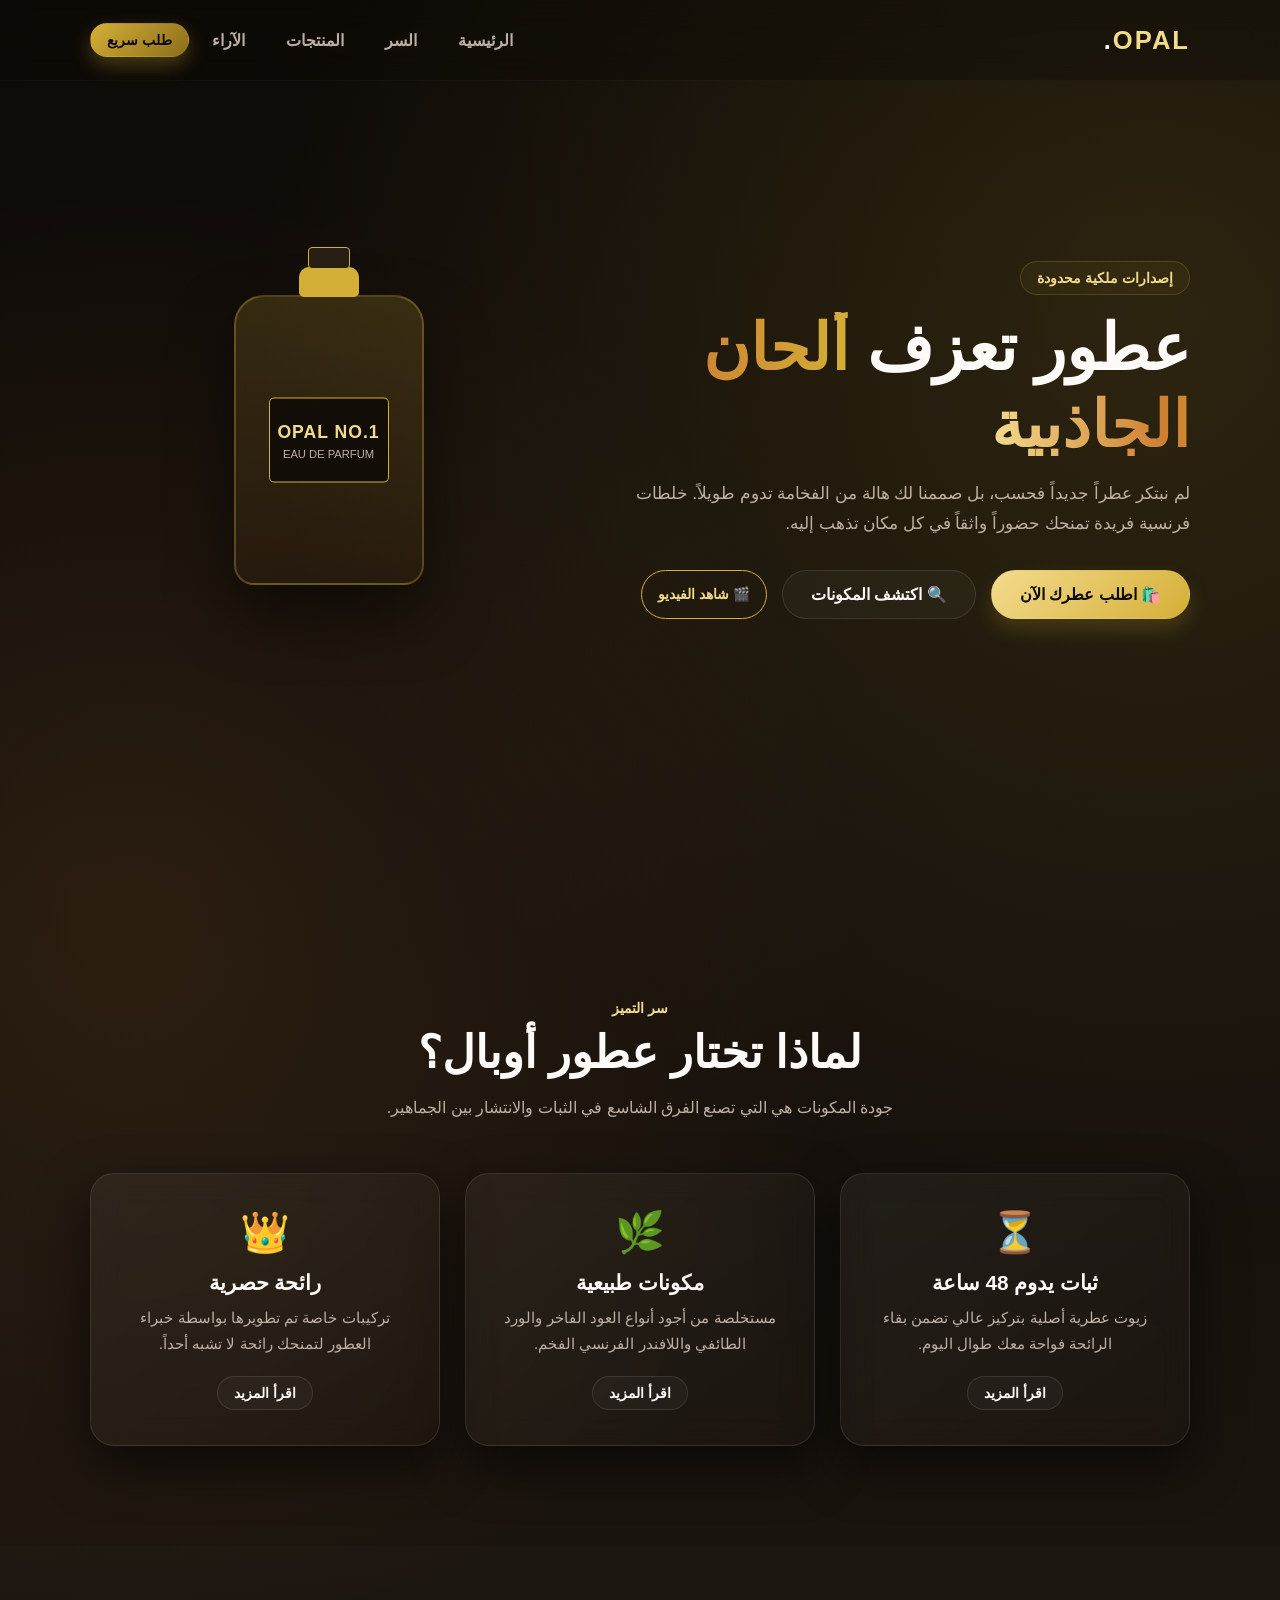
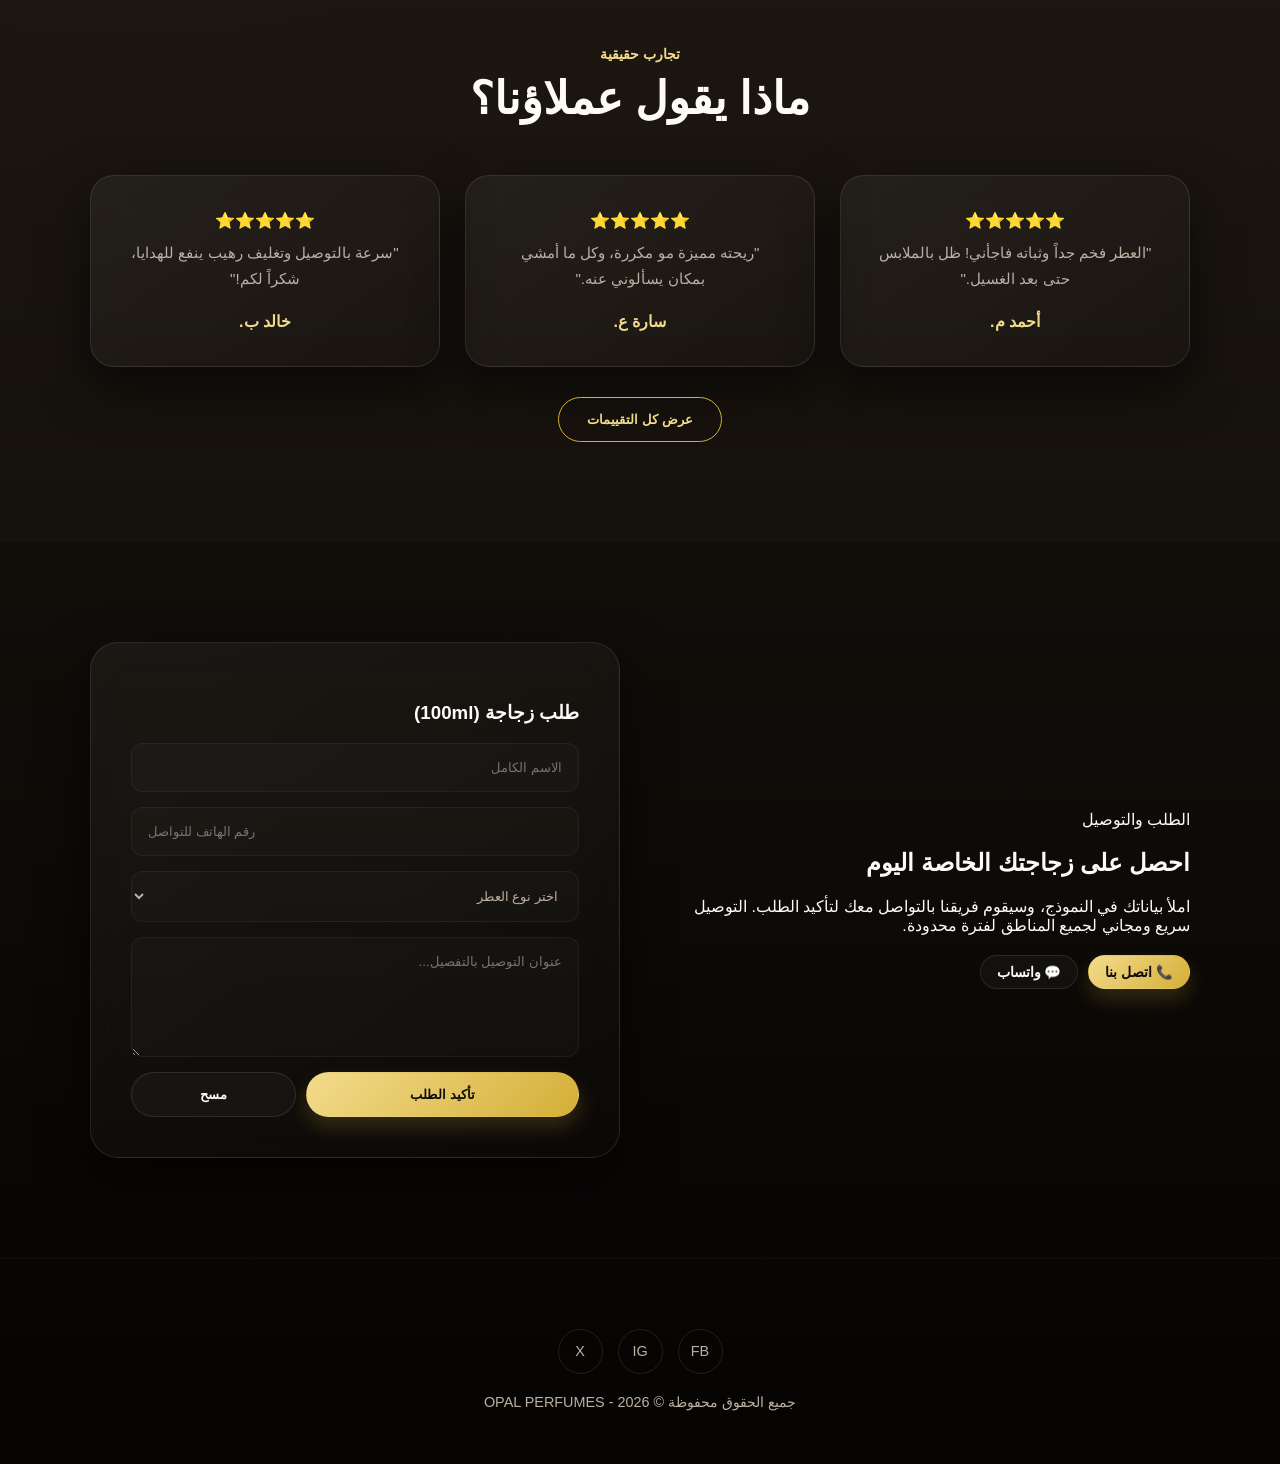
<file: index.html>
<!DOCTYPE html>
<html lang="ar" dir="rtl">
<head>
  <meta charset="UTF-8" />
  <meta name="viewport" content="width=device-width, initial-scale=1.0" />
  <title>أوبال للعطور | سحر الأناقة في زجاجة</title>
  <meta name="description" content="اكتشف تشكيلة العطور الفاخرة من أوبال. عطور فرنسية وشرقية تدوم طويلاً لتمنحك حضوراً لا يُنسى." />
  <style>
    :root {
      --bg: #0d0a07;
      --bg-2: #1a140e;
      --bg-3: #261e15;
      --surface: rgba(255, 255, 255, .05);
      --stroke: rgba(255, 255, 255, .1);
      --text: #fdfaf7;
      --muted: #bdafa2;
      --gold: #d4af37;
      --gold-2: #f3db8c;
      --bronze: #cd7f32;
      --success: #73f0b0;
      --shadow: 0 20px 50px rgba(0,0,0,.6);
      --container: 1100px;
      --header: 80px;
      --trans: .4s cubic-bezier(0.4, 0, 0.2, 1);
    }

    * { box-sizing: border-box; }
    html { scroll-behavior: smooth; }
    body {
      margin: 0;
      font-family: Tahoma, Arial, sans-serif;
      color: var(--text);
      background: 
        radial-gradient(circle at 90% 10%, rgba(212,175,55,.15), transparent 30%),
        radial-gradient(circle at 10% 30%, rgba(205,127,50,.12), transparent 30%),
        linear-gradient(180deg, var(--bg) 0%, var(--bg-2) 50%, #050403 100%);
      overflow-x: hidden;
    }

    a { text-decoration: none; color: inherit; }
    img { max-width: 100%; display: block; }
    .container { width: min(90%, var(--container)); margin: auto; }
    .section { padding: 100px 0; position: relative; }
    
    .glass {
      background: linear-gradient(145deg, rgba(255,255,255,.05), rgba(255,255,255,.01));
      border: 1px solid var(--stroke);
      backdrop-filter: blur(15px);
      -webkit-backdrop-filter: blur(15px);
      box-shadow: var(--shadow);
    }

    /* 🌟 Header */
    header {
      position: fixed; top: 0; right: 0; left: 0; z-index: 3000;
      background: rgba(13, 10, 7, 0.4);
      backdrop-filter: blur(15px);
      -webkit-backdrop-filter: blur(15px);
      border-bottom: 1px solid rgba(255,255,255,.03);
      transition: var(--trans);
    }
    header.scrolled {
      background: rgba(13, 10, 7, 0.95);
      border-bottom-color: rgba(212,175,55,.1);
      box-shadow: 0 10px 30px rgba(0,0,0,.4);
    }
    .nav {
      min-height: var(--header);
      display: flex; align-items: center; justify-content: space-between; gap: 15px;
    }
    .logo { font-size: 1.6rem; font-weight: 900; letter-spacing: 2px; color: var(--gold-2); cursor: pointer; }
    .logo span { color: var(--text); }
    .nav-links { display: flex; align-items: center; gap: 5px; }
    .nav-links a {
      padding: 10px 18px; border-radius: 999px;
      color: var(--muted); font-weight: 700; transition: var(--trans);
    }
    .nav-links a:hover { color: var(--gold-2); background: rgba(255,255,255,.03); }
    .nav-cta {
      background: linear-gradient(135deg, var(--gold), #8c6e1a) !important;
      color: #0d0a07 !important;
      box-shadow: 0 8px 20px rgba(212,175,55,.3);
    }

    /* 🚀 Hero */
    .hero {
      min-height: 100vh;
      display: flex; align-items: center;
      padding-top: var(--header);
      position: relative;
    }
    .hero-grid {
      display: grid; grid-template-columns: 1.1fr .9fr;
      gap: 40px; align-items: center;
    }
    .eyebrow {
      display: inline-block; padding: 8px 16px; border-radius: 999px;
      border: 1px solid rgba(212,175,55,.2); background: rgba(212,175,55,.05);
      color: var(--gold-2); font-weight: 800; margin-bottom: 15px; font-size: 0.9rem;
      animation: pulse 2s infinite;
    }
    .hero h1 { font-size: clamp(2.2rem, 5vw, 4.5rem); line-height: 1.2; margin: 0 0 15px; font-weight: 900; }
    .grad {
      background: linear-gradient(90deg, var(--gold-2), var(--bronze), var(--gold));
      -webkit-background-clip: text; background-clip: text; color: transparent;
    }
    .hero p { margin: 0 0 30px; color: var(--muted); font-size: 1.05rem; line-height: 1.8; max-width: 600px; }
    .hero-actions { display: flex; gap: 15px; flex-wrap: wrap; }
    
    /* 🕹️ Buttons (كثرنا الأزرار وحسنّاها) */
    .btn {
      position: relative; overflow: hidden;
      display: inline-flex; align-items: center; justify-content: center; gap: 8px;
      min-width: 160px; padding: 14px 28px; border-radius: 999px;
      font-weight: 800; transition: var(--trans); border: 1px solid transparent; cursor: pointer;
    }
    .btn.primary { color: #0d0a07; background: linear-gradient(135deg, var(--gold-2), var(--gold)); box-shadow: 0 10px 20px rgba(212,175,55,.2); }
    .btn.secondary { border-color: rgba(255,255,255,.1); background: rgba(255,255,255,.03); color: var(--text); }
    .btn.outline { border-color: var(--gold); color: var(--gold-2); background: transparent; }
    .btn.sm { padding: 8px 16px; min-width: auto; font-size: 0.85rem; }
    
    .btn:hover { transform: translateY(-4px); box-shadow: 0 15px 25px rgba(0,0,0,.3); }
    .btn.primary:hover { box-shadow: 0 15px 25px rgba(212,175,55,.4); }
    .btn::after {
      content: ''; position: absolute; top: 0; left: -100%; width: 100%; height: 100%;
      background: linear-gradient(90deg, transparent, rgba(255,255,255,0.2), transparent);
      transition: 0.5s;
    }
    .btn:hover::after { left: 100%; }

    /* 🧴 Perfume Bottle (أنيميشن يطفو) */
    .hero-visual { position: relative; display: flex; justify-content: center; }
    .bottle {
      width: 190px; height: 290px; border-radius: 30px 30px 20px 20px;
      background: linear-gradient(180deg, rgba(212,175,55,.18), rgba(205,127,50,.05));
      border: 2px solid rgba(212,175,55,.3); position: relative;
      box-shadow: 0 30px 60px rgba(0,0,0,.5);
      animation: floating 4s ease-in-out infinite;
    }
    .bottle::before {
      content: ''; position: absolute; top: -30px; left: 50%; transform: translateX(-50%);
      width: 60px; height: 30px; background: var(--gold); border-radius: 10px 10px 5px 5px;
    }
    .bottle::after {
      content: ''; position: absolute; top: -50px; left: 50%; transform: translateX(-50%);
      width: 40px; height: 20px; background: var(--bg-3); border: 1px solid var(--gold); border-radius: 4px;
    }
    .bottle-label {
      position: absolute; top: 50%; left: 50%; transform: translate(-50%, -50%);
      width: 120px; height: 85px; background: rgba(13, 10, 7, 0.85);
      border: 1px solid var(--gold); display: flex; flex-direction: column;
      align-items: center; justify-content: center; border-radius: 5px;
    }
    .bottle-label span:first-child { color: var(--gold-2); font-weight: 900; font-size: 1.1rem; letter-spacing: 1px; }
    .bottle-label span:last-child { color: var(--muted); font-size: 0.7rem; margin-top: 5px; }

    /* ✨ Cards Grid & Testimonials */
    .section-head { text-align: center; max-width: 700px; margin: 0 auto 50px; }
    .section-head .tag { color: var(--gold-2); font-weight: 800; margin-bottom: 10px; display: block; font-size: 0.9rem; }
    .section-head h2 { font-size: clamp(1.8rem, 4vw, 2.8rem); margin: 0 0 15px; font-weight: 900; }
    .section-head p { margin: 0; color: var(--muted); line-height: 1.8; }

    .grid-3 { display: grid; grid-template-columns: repeat(3, 1fr); gap: 25px; }
    .card { padding: 35px; border-radius: 24px; transition: var(--trans); text-align: center; display: flex; flex-direction: column; align-items: center; }
    .card:hover { transform: translateY(-10px) scale(1.02); border-color: rgba(212,175,55,.3); }
    .card .icon { font-size: 2.5rem; margin-bottom: 15px; display: inline-block; transition: 0.3s; }
    .card:hover .icon { transform: scale(1.2); }
    .card h3 { margin: 0 0 10px; font-size: 1.3rem; font-weight: 800; }
    .card p { margin: 0 0 20px; color: var(--muted); font-size: 0.95rem; line-height: 1.7; }

    /* 📩 Form Section */
    .contact-grid { display: grid; grid-template-columns: 1fr 1fr; gap: 40px; align-items: center; }
    .form-box { padding: 40px; border-radius: 28px; }
    form { display: grid; gap: 15px; }
    .field {
      width: 100%; padding: 16px; border-radius: 12px;
      border: 1px solid rgba(255,255,255,.05); background: rgba(255,255,255,.02);
      color: #fff; outline: none; transition: var(--trans); font-family: inherit;
    }
    .field:focus { border-color: rgba(212,175,55,.4); background: rgba(255,255,255,.05); }
    textarea.field { min-height: 120px; resize: vertical; }

    /* 🎞️ Animations Keyframes */
    @keyframes floating {
      0% { transform: translateY(0px); }
      50% { transform: translateY(-15px); }
      100% { transform: translateY(0px); }
    }
    @keyframes pulse {
      0% { box-shadow: 0 0 0 0 rgba(212,175,55, 0.4); }
      70% { box-shadow: 0 0 0 10px rgba(212,175,55, 0); }
      100% { box-shadow: 0 0 0 0 rgba(212,175,55, 0); }
    }

    /* 🌠 Reveal on Scroll */
    .reveal { opacity: 0; transform: translateY(40px); transition: opacity .8s cubic-bezier(0.4, 0, 0.2, 1), transform .8s cubic-bezier(0.4, 0, 0.2, 1); }
    .reveal.show { opacity: 1; transform: none; }

    /* 👥 Social & Footer */
    .social-links { display: flex; justify-content: center; gap: 15px; margin-top: 30px; }
    .social-links a { width: 45px; height: 45px; display: flex; align-items: center; justify-content: center; border-radius: 50%; border: 1px solid var(--stroke); transition: var(--trans); }
    .social-links a:hover { border-color: var(--gold); background: rgba(212,175,55,.1); transform: translateY(-3px); }
    
    footer { padding: 40px 0; border-top: 1px solid rgba(255,255,255,.03); text-align: center; color: var(--muted); font-size: 0.9rem; }

    @media (max-width: 768px) {
      .hero-grid, .contact-grid { grid-template-columns: 1fr; text-align: center; }
      .hero p { margin-inline: auto; }
      .hero-actions { justify-content: center; }
      .grid-3 { grid-template-columns: 1fr; }
      .nav-links { display: none; }
    }
  </style>
</head>
<body>

  <header id="header">
    <div class="container nav">
      <div class="logo" onclick="window.scrollTo(0,0)">OPAL<span>.</span></div>
      <nav class="nav-links">
        <a href="#home">الرئيسية</a>
        <a href="#features">السر</a>
        <a href="#products">المنتجات</a>
        <a href="#reviews">الآراء</a>
        <a href="#contact" class="btn sm nav-cta">طلب سريع</a>
      </nav>
    </div>
  </header>

  <section class="hero section" id="home">
    <div class="container hero-grid">
      <div class="reveal">
        <span class="eyebrow">إصدارات ملكية محدودة</span>
        <h1>عطور تعزف <span class="grad">ألحان الجاذبية</span></h1>
        <p>لم نبتكر عطراً جديداً فحسب، بل صممنا لك هالة من الفخامة تدوم طويلاً. خلطات فرنسية فريدة تمنحك حضوراً واثقاً في كل مكان تذهب إليه.</p>
        <div class="hero-actions">
          <a href="#contact" class="btn primary">🛍️ اطلب عطرك الآن</a>
          <a href="#features" class="btn secondary">🔍 اكتشف المكونات</a>
          <a href="#" class="btn outline sm">🎬 شاهد الفيديو</a>
        </div>
      </div>
      
      <div class="hero-visual reveal" style="transition-delay: 0.2s;">
        <div class="bottle">
          <div class="bottle-label">
            <span>OPAL NO.1</span>
            <span>EAU DE PARFUM</span>
          </div>
        </div>
      </div>
    </div>
  </section>

  <section class="section" id="features">
    <div class="container">
      <div class="section-head reveal">
        <span class="tag">سر التميز</span>
        <h2>لماذا تختار عطور أوبال؟</h2>
        <p>جودة المكونات هي التي تصنع الفرق الشاسع في الثبات والانتشار بين الجماهير.</p>
      </div>

      <div class="grid-3">
        <div class="card glass reveal">
          <div class="icon">⏳</div>
          <h3>ثبات يدوم 48 ساعة</h3>
          <p>زيوت عطرية أصلية بتركيز عالي تضمن بقاء الرائحة فواحة معك طوال اليوم.</p>
          <button class="btn secondary sm">اقرأ المزيد</button>
        </div>
        <div class="card glass reveal" style="transition-delay: 0.1s;">
          <div class="icon">🌿</div>
          <h3>مكونات طبيعية</h3>
          <p>مستخلصة من أجود أنواع العود الفاخر والورد الطائفي واللافندر الفرنسي الفخم.</p>
          <button class="btn secondary sm">اقرأ المزيد</button>
        </div>
        <div class="card glass reveal" style="transition-delay: 0.2s;">
          <div class="icon">👑</div>
          <h3>رائحة حصرية</h3>
          <p>تركيبات خاصة تم تطويرها بواسطة خبراء العطور لتمنحك رائحة لا تشبه أحداً.</p>
          <button class="btn secondary sm">اقرأ المزيد</button>
        </div>
      </div>
    </div>
  </section>

  <section class="section" id="reviews" style="background: rgba(255,255,255, 0.01);">
    <div class="container">
      <div class="section-head reveal">
        <span class="tag">تجارب حقيقية</span>
        <h2>ماذا يقول عملاؤنا؟</h2>
      </div>

      <div class="grid-3">
        <div class="card glass reveal">
          <div style="color: var(--gold);">⭐⭐⭐⭐⭐</div>
          <p style="margin-top: 10px;">"العطر فخم جداً وثباته فاجأني! ظل بالملابس حتى بعد الغسيل."</p>
          <h4 style="margin: 0; color: var(--gold-2);">أحمد م.</h4>
        </div>
        <div class="card glass reveal" style="transition-delay: 0.1s;">
          <div style="color: var(--gold);">⭐⭐⭐⭐⭐</div>
          <p style="margin-top: 10px;">"ريحته مميزة مو مكررة، وكل ما أمشي بمكان يسألوني عنه."</p>
          <h4 style="margin: 0; color: var(--gold-2);">سارة ع.</h4>
        </div>
        <div class="card glass reveal" style="transition-delay: 0.2s;">
          <div style="color: var(--gold);">⭐⭐⭐⭐⭐</div>
          <p style="margin-top: 10px;">"سرعة بالتوصيل وتغليف رهيب ينفع للهدايا، شكراً لكم!"</p>
          <h4 style="margin: 0; color: var(--gold-2);">خالد ب.</h4>
        </div>
      </div>
      <div style="text-align: center; margin-top: 30px;" class="reveal">
        <button class="btn outline">عرض كل التقييمات</button>
      </div>
    </div>
  </section>

  <section class="section" id="contact">
    <div class="container contact-grid">
      <div class="reveal">
        <span class="tag">الطلب والتوصيل</span>
        <h2>احصل على زجاجتك الخاصة اليوم</h2>
        <p>املأ بياناتك في النموذج، وسيقوم فريقنا بالتواصل معك لتأكيد الطلب. التوصيل سريع ومجاني لجميع المناطق لفترة محدودة.</p>
        <div style="display: flex; gap: 10px; margin-top: 20px;">
          <a href="#" class="btn primary sm">📞 اتصل بنا</a>
          <a href="#" class="btn secondary sm">💬 واتساب</a>
        </div>
      </div>

      <div class="form-box glass reveal" style="transition-delay: 0.2s;">
        <h3>طلب زجاجة (100ml)</h3>
        <form onsubmit="event.preventDefault(); alert('تم استلام طلبك! سنتواصل معك قريباً.');">
          <input class="field" type="text" placeholder="الاسم الكامل" required />
          <input class="field" type="tel" placeholder="رقم الهاتف للتواصل" required />
          <select class="field" required style="color: #bdafa2;">
            <option value="" disabled selected>اختر نوع العطر</option>
            <option value="1">أوبال الذهبي (شرقي - ثقيل)</option>
            <option value="2">أوبال الفضي (فرنسي - منعش)</option>
          </select>
          <textarea class="field" placeholder="عنوان التوصيل بالتفصيل..."></textarea>
          <div style="display: flex; gap: 10px; align-items: center;">
            <button class="btn primary" type="submit" style="flex: 2;">تأكيد الطلب</button>
            <button class="btn secondary" type="reset" style="flex: 1; min-width: auto;">مسح</button>
          </div>
        </form>
      </div>
    </div>
  </section>

  <footer>
    <div class="container">
      <div class="social-links">
        <a href="#">FB</a>
        <a href="#">IG</a>
        <a href="#">X</a>
      </div>
      <p style="margin-top: 20px;">جميع الحقوق محفوظة © 2026 - OPAL PERFUMES</p>
    </div>
  </footer>

  <script>
    // Header Scroll Effect
    const header = document.getElementById('header');
    window.addEventListener('scroll', () => {
      if (window.scrollY > 30) header.classList.add('scrolled');
      else header.classList.remove('scrolled');
    });

    // Advanced Reveal on Scroll
    const revealEls = document.querySelectorAll('.reveal');
    const io = new IntersectionObserver((entries) => {
      entries.forEach(entry => {
        if (entry.isIntersecting) {
          entry.target.classList.add('show');
        }
      });
    }, { threshold: 0.1 });

    revealEls.forEach(el => io.observe(el));
  </script>
</body>
</html>
</file>
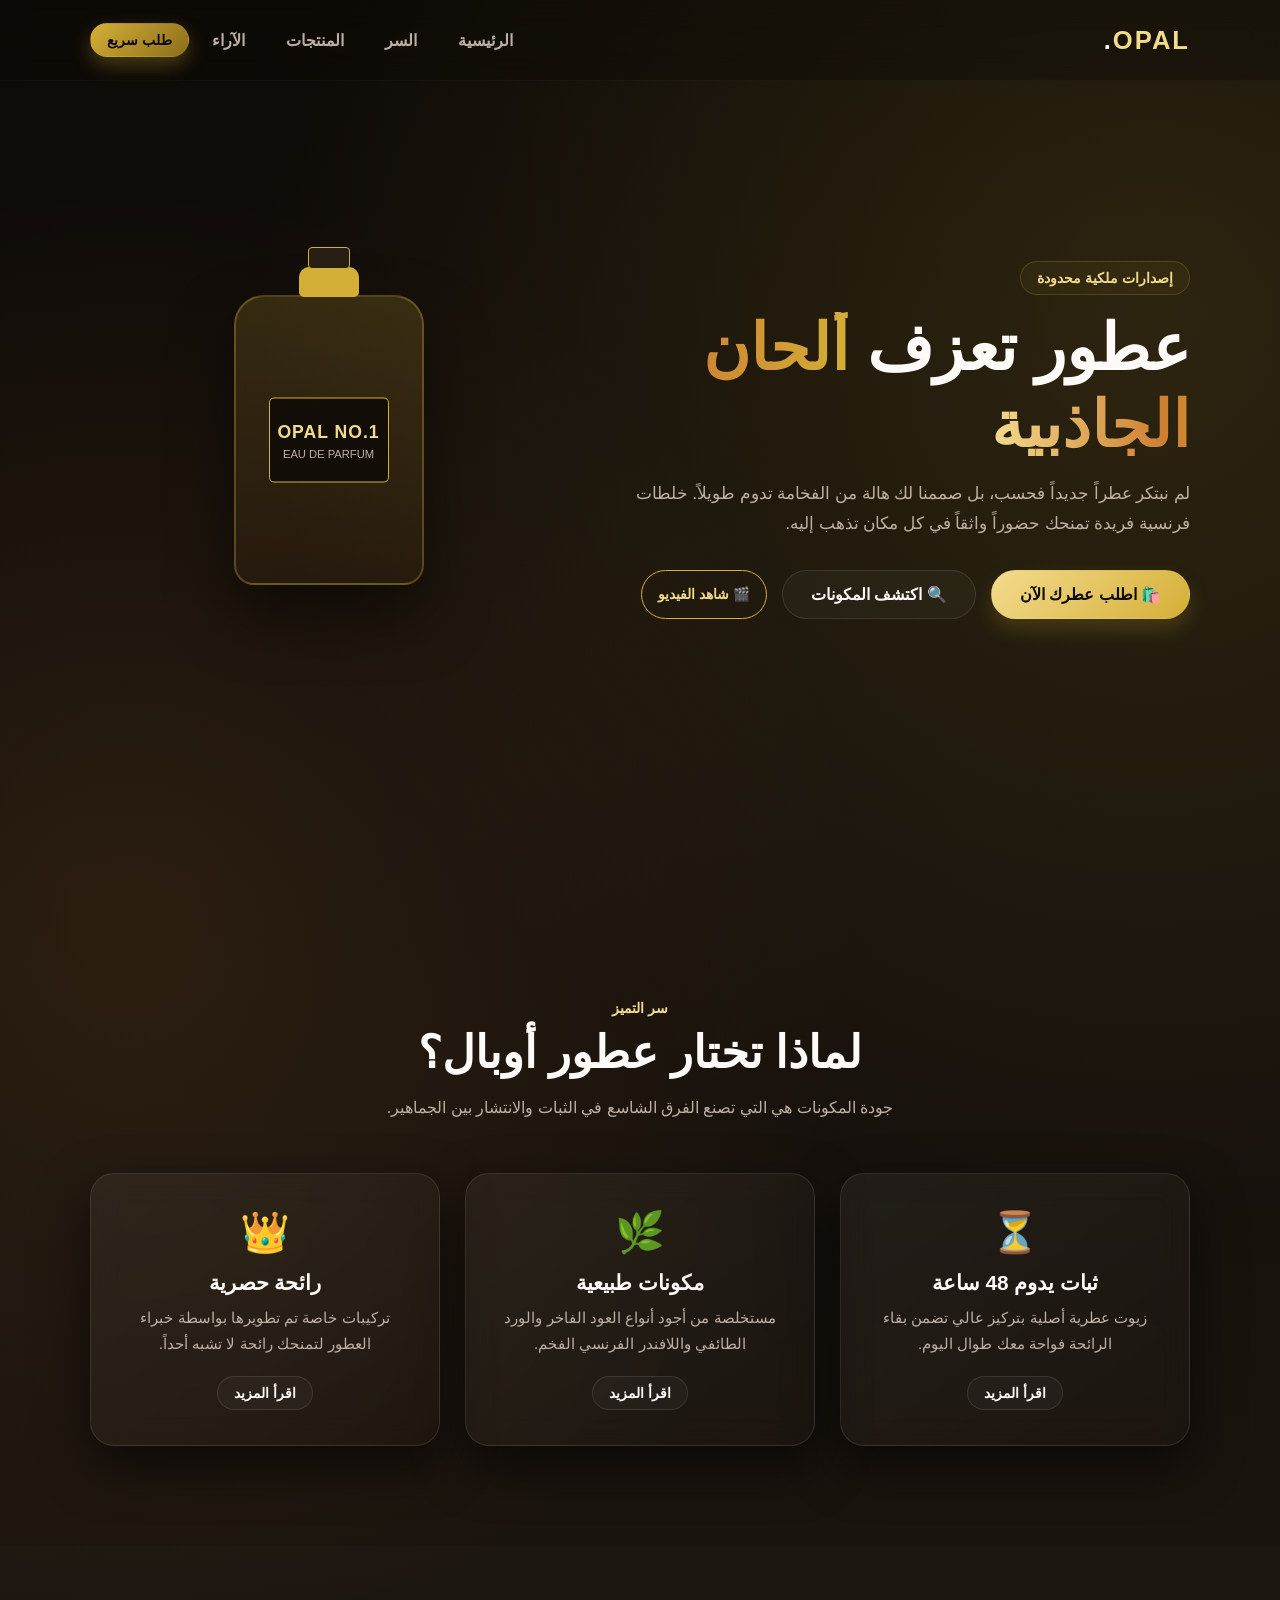
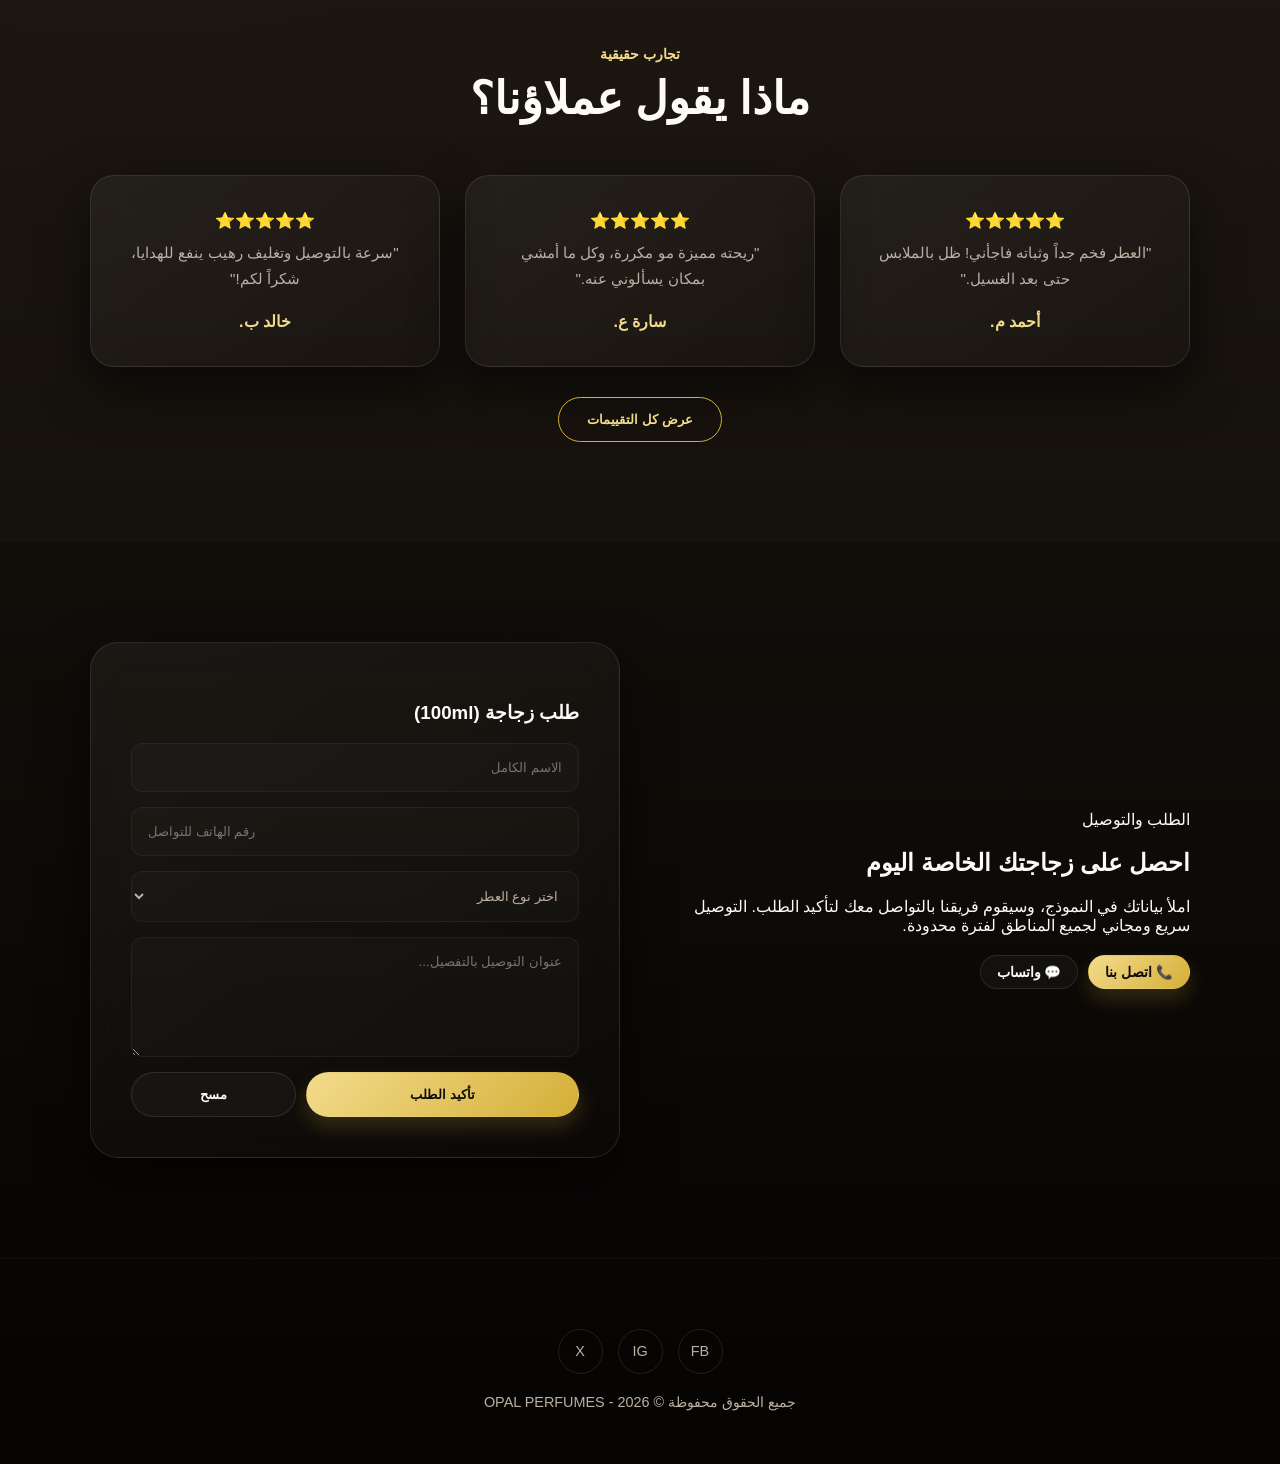
<file: html.index2.html>
<!DOCTYPE html>
<html lang="ar" dir="rtl">
<head>
  <meta charset="UTF-8" />
  <meta name="viewport" content="width=device-width, initial-scale=1.0" />
  <title>أوبال للعطور | سحر الأناقة في زجاجة</title>
  <meta name="description" content="اكتشف تشكيلة العطور الفاخرة من أوبال. عطور فرنسية وشرقية تدوم طويلاً لتمنحك حضوراً لا يُنسى." />
  <style>
    :root {
      --bg: #0d0a07;
      --bg-2: #1a140e;
      --bg-3: #261e15;
      --surface: rgba(255, 255, 255, .05);
      --stroke: rgba(255, 255, 255, .1);
      --text: #fdfaf7;
      --muted: #bdafa2;
      --gold: #d4af37;
      --gold-2: #f3db8c;
      --bronze: #cd7f32;
      --success: #73f0b0;
      --shadow: 0 20px 50px rgba(0,0,0,.6);
      --container: 1100px;
      --header: 80px;
      --trans: .4s cubic-bezier(0.4, 0, 0.2, 1);
    }

    * { box-sizing: border-box; }
    html { scroll-behavior: smooth; }
    body {
      margin: 0;
      font-family: Tahoma, Arial, sans-serif;
      color: var(--text);
      background: 
        radial-gradient(circle at 90% 10%, rgba(212,175,55,.15), transparent 30%),
        radial-gradient(circle at 10% 30%, rgba(205,127,50,.12), transparent 30%),
        linear-gradient(180deg, var(--bg) 0%, var(--bg-2) 50%, #050403 100%);
      overflow-x: hidden;
    }

    a { text-decoration: none; color: inherit; }
    img { max-width: 100%; display: block; }
    .container { width: min(90%, var(--container)); margin: auto; }
    .section { padding: 100px 0; position: relative; }
    
    .glass {
      background: linear-gradient(145deg, rgba(255,255,255,.05), rgba(255,255,255,.01));
      border: 1px solid var(--stroke);
      backdrop-filter: blur(15px);
      -webkit-backdrop-filter: blur(15px);
      box-shadow: var(--shadow);
    }

    /* 🌟 Header */
    header {
      position: fixed; top: 0; right: 0; left: 0; z-index: 3000;
      background: rgba(13, 10, 7, 0.4);
      backdrop-filter: blur(15px);
      -webkit-backdrop-filter: blur(15px);
      border-bottom: 1px solid rgba(255,255,255,.03);
      transition: var(--trans);
    }
    header.scrolled {
      background: rgba(13, 10, 7, 0.95);
      border-bottom-color: rgba(212,175,55,.1);
      box-shadow: 0 10px 30px rgba(0,0,0,.4);
    }
    .nav {
      min-height: var(--header);
      display: flex; align-items: center; justify-content: space-between; gap: 15px;
    }
    .logo { font-size: 1.6rem; font-weight: 900; letter-spacing: 2px; color: var(--gold-2); cursor: pointer; }
    .logo span { color: var(--text); }
    .nav-links { display: flex; align-items: center; gap: 5px; }
    .nav-links a {
      padding: 10px 18px; border-radius: 999px;
      color: var(--muted); font-weight: 700; transition: var(--trans);
    }
    .nav-links a:hover { color: var(--gold-2); background: rgba(255,255,255,.03); }
    .nav-cta {
      background: linear-gradient(135deg, var(--gold), #8c6e1a) !important;
      color: #0d0a07 !important;
      box-shadow: 0 8px 20px rgba(212,175,55,.3);
    }

    /* 🚀 Hero */
    .hero {
      min-height: 100vh;
      display: flex; align-items: center;
      padding-top: var(--header);
      position: relative;
    }
    .hero-grid {
      display: grid; grid-template-columns: 1.1fr .9fr;
      gap: 40px; align-items: center;
    }
    .eyebrow {
      display: inline-block; padding: 8px 16px; border-radius: 999px;
      border: 1px solid rgba(212,175,55,.2); background: rgba(212,175,55,.05);
      color: var(--gold-2); font-weight: 800; margin-bottom: 15px; font-size: 0.9rem;
      animation: pulse 2s infinite;
    }
    .hero h1 { font-size: clamp(2.2rem, 5vw, 4.5rem); line-height: 1.2; margin: 0 0 15px; font-weight: 900; }
    .grad {
      background: linear-gradient(90deg, var(--gold-2), var(--bronze), var(--gold));
      -webkit-background-clip: text; background-clip: text; color: transparent;
    }
    .hero p { margin: 0 0 30px; color: var(--muted); font-size: 1.05rem; line-height: 1.8; max-width: 600px; }
    .hero-actions { display: flex; gap: 15px; flex-wrap: wrap; }
    
    /* 🕹️ Buttons (كثرنا الأزرار وحسنّاها) */
    .btn {
      position: relative; overflow: hidden;
      display: inline-flex; align-items: center; justify-content: center; gap: 8px;
      min-width: 160px; padding: 14px 28px; border-radius: 999px;
      font-weight: 800; transition: var(--trans); border: 1px solid transparent; cursor: pointer;
    }
    .btn.primary { color: #0d0a07; background: linear-gradient(135deg, var(--gold-2), var(--gold)); box-shadow: 0 10px 20px rgba(212,175,55,.2); }
    .btn.secondary { border-color: rgba(255,255,255,.1); background: rgba(255,255,255,.03); color: var(--text); }
    .btn.outline { border-color: var(--gold); color: var(--gold-2); background: transparent; }
    .btn.sm { padding: 8px 16px; min-width: auto; font-size: 0.85rem; }
    
    .btn:hover { transform: translateY(-4px); box-shadow: 0 15px 25px rgba(0,0,0,.3); }
    .btn.primary:hover { box-shadow: 0 15px 25px rgba(212,175,55,.4); }
    .btn::after {
      content: ''; position: absolute; top: 0; left: -100%; width: 100%; height: 100%;
      background: linear-gradient(90deg, transparent, rgba(255,255,255,0.2), transparent);
      transition: 0.5s;
    }
    .btn:hover::after { left: 100%; }

    /* 🧴 Perfume Bottle (أنيميشن يطفو) */
    .hero-visual { position: relative; display: flex; justify-content: center; }
    .bottle {
      width: 190px; height: 290px; border-radius: 30px 30px 20px 20px;
      background: linear-gradient(180deg, rgba(212,175,55,.18), rgba(205,127,50,.05));
      border: 2px solid rgba(212,175,55,.3); position: relative;
      box-shadow: 0 30px 60px rgba(0,0,0,.5);
      animation: floating 4s ease-in-out infinite;
    }
    .bottle::before {
      content: ''; position: absolute; top: -30px; left: 50%; transform: translateX(-50%);
      width: 60px; height: 30px; background: var(--gold); border-radius: 10px 10px 5px 5px;
    }
    .bottle::after {
      content: ''; position: absolute; top: -50px; left: 50%; transform: translateX(-50%);
      width: 40px; height: 20px; background: var(--bg-3); border: 1px solid var(--gold); border-radius: 4px;
    }
    .bottle-label {
      position: absolute; top: 50%; left: 50%; transform: translate(-50%, -50%);
      width: 120px; height: 85px; background: rgba(13, 10, 7, 0.85);
      border: 1px solid var(--gold); display: flex; flex-direction: column;
      align-items: center; justify-content: center; border-radius: 5px;
    }
    .bottle-label span:first-child { color: var(--gold-2); font-weight: 900; font-size: 1.1rem; letter-spacing: 1px; }
    .bottle-label span:last-child { color: var(--muted); font-size: 0.7rem; margin-top: 5px; }

    /* ✨ Cards Grid & Testimonials */
    .section-head { text-align: center; max-width: 700px; margin: 0 auto 50px; }
    .section-head .tag { color: var(--gold-2); font-weight: 800; margin-bottom: 10px; display: block; font-size: 0.9rem; }
    .section-head h2 { font-size: clamp(1.8rem, 4vw, 2.8rem); margin: 0 0 15px; font-weight: 900; }
    .section-head p { margin: 0; color: var(--muted); line-height: 1.8; }

    .grid-3 { display: grid; grid-template-columns: repeat(3, 1fr); gap: 25px; }
    .card { padding: 35px; border-radius: 24px; transition: var(--trans); text-align: center; display: flex; flex-direction: column; align-items: center; }
    .card:hover { transform: translateY(-10px) scale(1.02); border-color: rgba(212,175,55,.3); }
    .card .icon { font-size: 2.5rem; margin-bottom: 15px; display: inline-block; transition: 0.3s; }
    .card:hover .icon { transform: scale(1.2); }
    .card h3 { margin: 0 0 10px; font-size: 1.3rem; font-weight: 800; }
    .card p { margin: 0 0 20px; color: var(--muted); font-size: 0.95rem; line-height: 1.7; }

    /* 📩 Form Section */
    .contact-grid { display: grid; grid-template-columns: 1fr 1fr; gap: 40px; align-items: center; }
    .form-box { padding: 40px; border-radius: 28px; }
    form { display: grid; gap: 15px; }
    .field {
      width: 100%; padding: 16px; border-radius: 12px;
      border: 1px solid rgba(255,255,255,.05); background: rgba(255,255,255,.02);
      color: #fff; outline: none; transition: var(--trans); font-family: inherit;
    }
    .field:focus { border-color: rgba(212,175,55,.4); background: rgba(255,255,255,.05); }
    textarea.field { min-height: 120px; resize: vertical; }

    /* 🎞️ Animations Keyframes */
    @keyframes floating {
      0% { transform: translateY(0px); }
      50% { transform: translateY(-15px); }
      100% { transform: translateY(0px); }
    }
    @keyframes pulse {
      0% { box-shadow: 0 0 0 0 rgba(212,175,55, 0.4); }
      70% { box-shadow: 0 0 0 10px rgba(212,175,55, 0); }
      100% { box-shadow: 0 0 0 0 rgba(212,175,55, 0); }
    }

    /* 🌠 Reveal on Scroll */
    .reveal { opacity: 0; transform: translateY(40px); transition: opacity .8s cubic-bezier(0.4, 0, 0.2, 1), transform .8s cubic-bezier(0.4, 0, 0.2, 1); }
    .reveal.show { opacity: 1; transform: none; }

    /* 👥 Social & Footer */
    .social-links { display: flex; justify-content: center; gap: 15px; margin-top: 30px; }
    .social-links a { width: 45px; height: 45px; display: flex; align-items: center; justify-content: center; border-radius: 50%; border: 1px solid var(--stroke); transition: var(--trans); }
    .social-links a:hover { border-color: var(--gold); background: rgba(212,175,55,.1); transform: translateY(-3px); }
    
    footer { padding: 40px 0; border-top: 1px solid rgba(255,255,255,.03); text-align: center; color: var(--muted); font-size: 0.9rem; }

    @media (max-width: 768px) {
      .hero-grid, .contact-grid { grid-template-columns: 1fr; text-align: center; }
      .hero p { margin-inline: auto; }
      .hero-actions { justify-content: center; }
      .grid-3 { grid-template-columns: 1fr; }
      .nav-links { display: none; }
    }
  </style>
</head>
<body>

  <header id="header">
    <div class="container nav">
      <div class="logo" onclick="window.scrollTo(0,0)">OPAL<span>.</span></div>
      <nav class="nav-links">
        <a href="#home">الرئيسية</a>
        <a href="#features">السر</a>
        <a href="#products">المنتجات</a>
        <a href="#reviews">الآراء</a>
        <a href="#contact" class="btn sm nav-cta">طلب سريع</a>
      </nav>
    </div>
  </header>

  <section class="hero section" id="home">
    <div class="container hero-grid">
      <div class="reveal">
        <span class="eyebrow">إصدارات ملكية محدودة</span>
        <h1>عطور تعزف <span class="grad">ألحان الجاذبية</span></h1>
        <p>لم نبتكر عطراً جديداً فحسب، بل صممنا لك هالة من الفخامة تدوم طويلاً. خلطات فرنسية فريدة تمنحك حضوراً واثقاً في كل مكان تذهب إليه.</p>
        <div class="hero-actions">
          <a href="#contact" class="btn primary">🛍️ اطلب عطرك الآن</a>
          <a href="#features" class="btn secondary">🔍 اكتشف المكونات</a>
          <a href="#" class="btn outline sm">🎬 شاهد الفيديو</a>
        </div>
      </div>
      
      <div class="hero-visual reveal" style="transition-delay: 0.2s;">
        <div class="bottle">
          <div class="bottle-label">
            <span>OPAL NO.1</span>
            <span>EAU DE PARFUM</span>
          </div>
        </div>
      </div>
    </div>
  </section>

  <section class="section" id="features">
    <div class="container">
      <div class="section-head reveal">
        <span class="tag">سر التميز</span>
        <h2>لماذا تختار عطور أوبال؟</h2>
        <p>جودة المكونات هي التي تصنع الفرق الشاسع في الثبات والانتشار بين الجماهير.</p>
      </div>

      <div class="grid-3">
        <div class="card glass reveal">
          <div class="icon">⏳</div>
          <h3>ثبات يدوم 48 ساعة</h3>
          <p>زيوت عطرية أصلية بتركيز عالي تضمن بقاء الرائحة فواحة معك طوال اليوم.</p>
          <button class="btn secondary sm">اقرأ المزيد</button>
        </div>
        <div class="card glass reveal" style="transition-delay: 0.1s;">
          <div class="icon">🌿</div>
          <h3>مكونات طبيعية</h3>
          <p>مستخلصة من أجود أنواع العود الفاخر والورد الطائفي واللافندر الفرنسي الفخم.</p>
          <button class="btn secondary sm">اقرأ المزيد</button>
        </div>
        <div class="card glass reveal" style="transition-delay: 0.2s;">
          <div class="icon">👑</div>
          <h3>رائحة حصرية</h3>
          <p>تركيبات خاصة تم تطويرها بواسطة خبراء العطور لتمنحك رائحة لا تشبه أحداً.</p>
          <button class="btn secondary sm">اقرأ المزيد</button>
        </div>
      </div>
    </div>
  </section>

  <section class="section" id="reviews" style="background: rgba(255,255,255, 0.01);">
    <div class="container">
      <div class="section-head reveal">
        <span class="tag">تجارب حقيقية</span>
        <h2>ماذا يقول عملاؤنا؟</h2>
      </div>

      <div class="grid-3">
        <div class="card glass reveal">
          <div style="color: var(--gold);">⭐⭐⭐⭐⭐</div>
          <p style="margin-top: 10px;">"العطر فخم جداً وثباته فاجأني! ظل بالملابس حتى بعد الغسيل."</p>
          <h4 style="margin: 0; color: var(--gold-2);">أحمد م.</h4>
        </div>
        <div class="card glass reveal" style="transition-delay: 0.1s;">
          <div style="color: var(--gold);">⭐⭐⭐⭐⭐</div>
          <p style="margin-top: 10px;">"ريحته مميزة مو مكررة، وكل ما أمشي بمكان يسألوني عنه."</p>
          <h4 style="margin: 0; color: var(--gold-2);">سارة ع.</h4>
        </div>
        <div class="card glass reveal" style="transition-delay: 0.2s;">
          <div style="color: var(--gold);">⭐⭐⭐⭐⭐</div>
          <p style="margin-top: 10px;">"سرعة بالتوصيل وتغليف رهيب ينفع للهدايا، شكراً لكم!"</p>
          <h4 style="margin: 0; color: var(--gold-2);">خالد ب.</h4>
        </div>
      </div>
      <div style="text-align: center; margin-top: 30px;" class="reveal">
        <button class="btn outline">عرض كل التقييمات</button>
      </div>
    </div>
  </section>

  <section class="section" id="contact">
    <div class="container contact-grid">
      <div class="reveal">
        <span class="tag">الطلب والتوصيل</span>
        <h2>احصل على زجاجتك الخاصة اليوم</h2>
        <p>املأ بياناتك في النموذج، وسيقوم فريقنا بالتواصل معك لتأكيد الطلب. التوصيل سريع ومجاني لجميع المناطق لفترة محدودة.</p>
        <div style="display: flex; gap: 10px; margin-top: 20px;">
          <a href="#" class="btn primary sm">📞 اتصل بنا</a>
          <a href="#" class="btn secondary sm">💬 واتساب</a>
        </div>
      </div>

      <div class="form-box glass reveal" style="transition-delay: 0.2s;">
        <h3>طلب زجاجة (100ml)</h3>
        <form onsubmit="event.preventDefault(); alert('تم استلام طلبك! سنتواصل معك قريباً.');">
          <input class="field" type="text" placeholder="الاسم الكامل" required />
          <input class="field" type="tel" placeholder="رقم الهاتف للتواصل" required />
          <select class="field" required style="color: #bdafa2;">
            <option value="" disabled selected>اختر نوع العطر</option>
            <option value="1">أوبال الذهبي (شرقي - ثقيل)</option>
            <option value="2">أوبال الفضي (فرنسي - منعش)</option>
          </select>
          <textarea class="field" placeholder="عنوان التوصيل بالتفصيل..."></textarea>
          <div style="display: flex; gap: 10px; align-items: center;">
            <button class="btn primary" type="submit" style="flex: 2;">تأكيد الطلب</button>
            <button class="btn secondary" type="reset" style="flex: 1; min-width: auto;">مسح</button>
          </div>
        </form>
      </div>
    </div>
  </section>

  <footer>
    <div class="container">
      <div class="social-links">
        <a href="#">FB</a>
        <a href="#">IG</a>
        <a href="#">X</a>
      </div>
      <p style="margin-top: 20px;">جميع الحقوق محفوظة © 2026 - OPAL PERFUMES</p>
    </div>
  </footer>

  <script>
    // Header Scroll Effect
    const header = document.getElementById('header');
    window.addEventListener('scroll', () => {
      if (window.scrollY > 30) header.classList.add('scrolled');
      else header.classList.remove('scrolled');
    });

    // Advanced Reveal on Scroll
    const revealEls = document.querySelectorAll('.reveal');
    const io = new IntersectionObserver((entries) => {
      entries.forEach(entry => {
        if (entry.isIntersecting) {
          entry.target.classList.add('show');
        }
      });
    }, { threshold: 0.1 });

    revealEls.forEach(el => io.observe(el));
  </script>
</body>
</html>
</file>
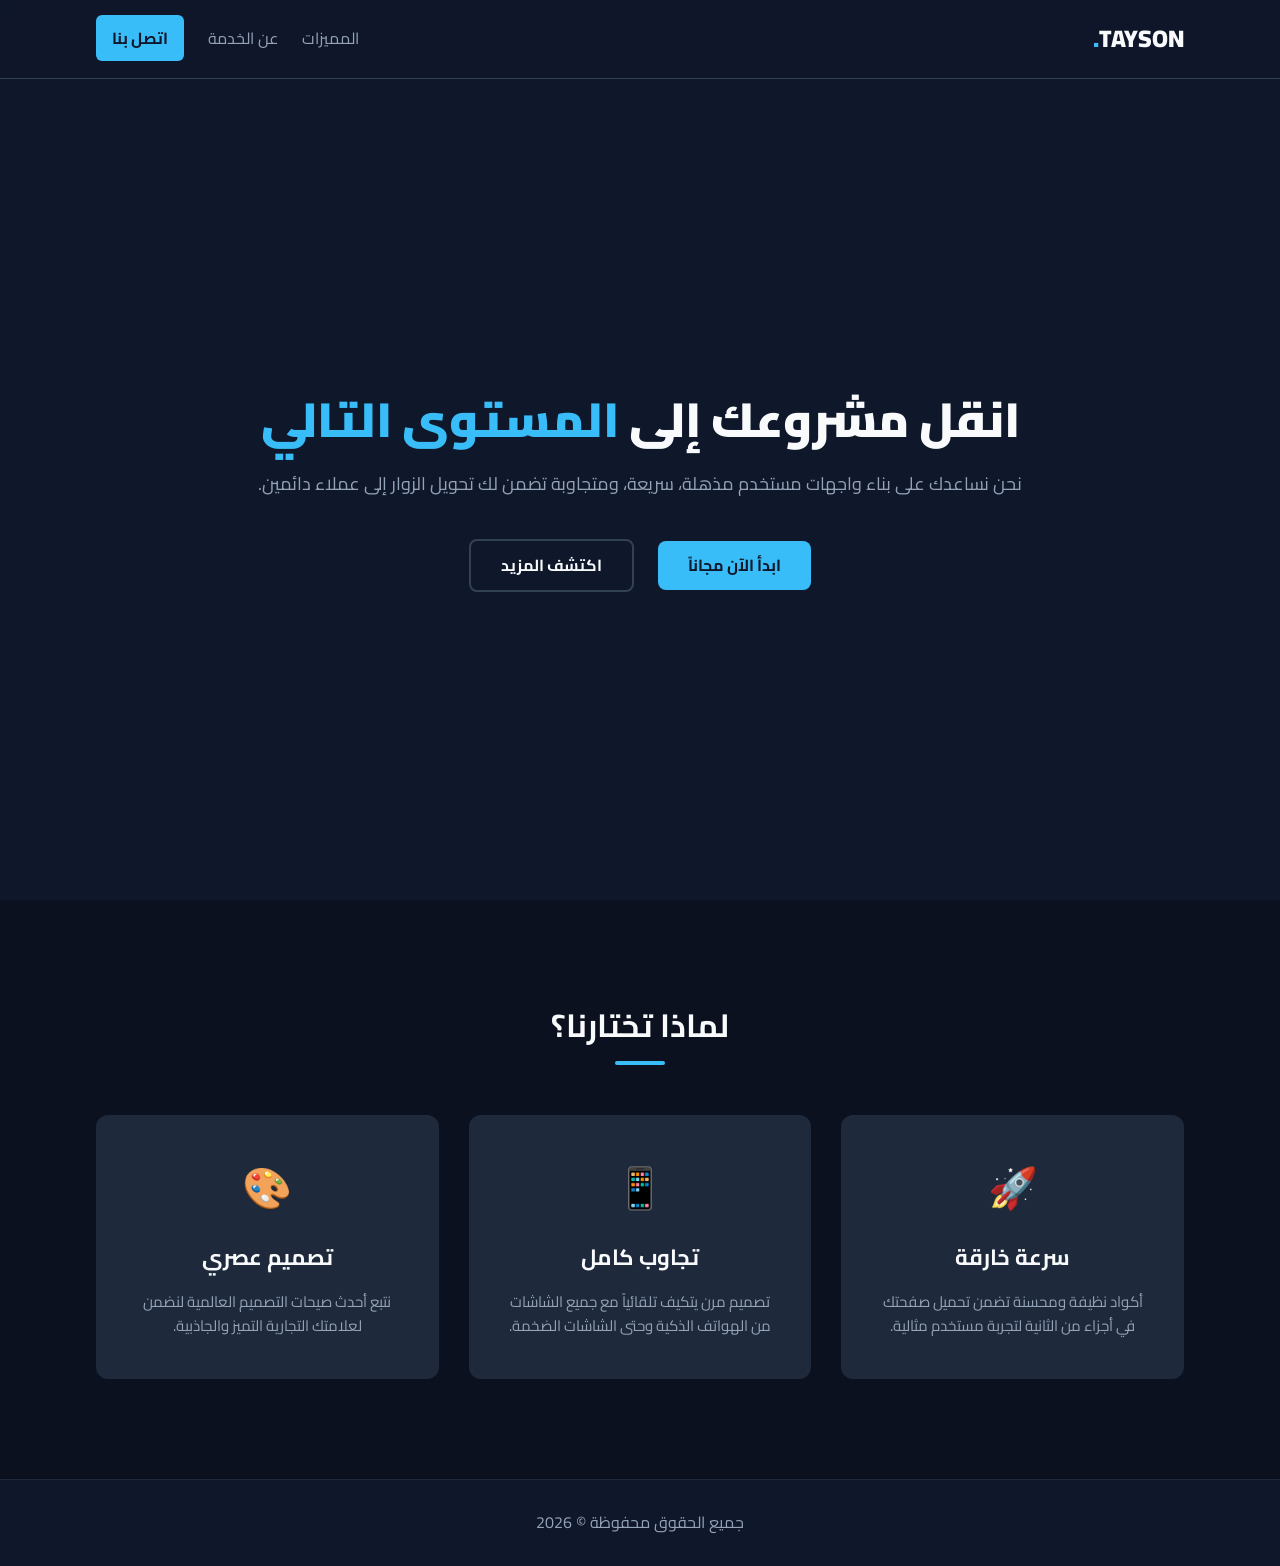
<file: مجلد جديد (6)/mohammed.index.html>
<!DOCTYPE html>
<html lang="ar" dir="rtl">
<head>
    <meta charset="UTF-8">
    <meta name="viewport" content="width=device-width, initial-scale=1.0">
    <title> TAYSON NO1</title>
    <link rel="stylesheet" href="style.css">
    <link href="https://fonts.googleapis.com/css2?family=Cairo:wght@400;700;900&display=swap" rel="stylesheet">
   
</head>
<body>

    <header>
        <div class="container navbar">
            <div class="logo">TAYSON<span>.</span></div>
            <nav>
                <a href="#features">المميزات</a>
                <a href="#about">عن الخدمة</a>
                <a href="#contact" class="btn-nav">اتصل بنا</a>
            </nav>
        </div>
    </header>

    <section class="hero">
        <div class="container hero-content">
            <h1>انقل مشروعك إلى <span class="highlight">المستوى التالي</span></h1>
            <p>نحن نساعدك على بناء واجهات مستخدم مذهلة، سريعة، ومتجاوبة تضمن لك تحويل الزوار إلى عملاء دائمين.</p>
            <div class="cta-buttons">
                <a href="#contact" class="btn btn-primary">ابدأ الآن مجاناً</a>
                <a href="#features" class="btn btn-secondary">اكتشف المزيد</a>
            </div>
        </div>
    </section>

    <section id="features" class="features">
        <div class="container">
            <h2 class="section-title">لماذا تختارنا؟</h2>
            <div class="grid">
                <div class="card">
                    <div class="icon">🚀</div>
                    <h3>سرعة خارقة</h3>
                    <p>أكواد نظيفة ومحسنة تضمن تحميل صفحتك في أجزاء من الثانية لتجربة مستخدم مثالية.</p>
                </div>
                <div class="card">
                    <div class="icon">📱</div>
                    <h3>تجاوب كامل</h3>
                    <p>تصميم مرن يتكيف تلقائياً مع جميع الشاشات من الهواتف الذكية وحتى الشاشات الضخمة.</p>
                </div>
                <div class="card">
                    <div class="icon">🎨</div>
                    <h3>تصميم عصري</h3>
                    <p>نتبع أحدث صيحات التصميم العالمية لنضمن لعلامتك التجارية التميز والجاذبية.</p>
                </div>
            </div>
        </div>
    </section>

    <footer>
        <p>جميع الحقوق محفوظة &copy; 2026</p>

    </footer>
 <script src="https://ajax.googleapis.com/ajax/libs/jquery/3.7.1/jquery.min.js"></script>

    <script>
    $(document).ready(function() {

        // 1. حركة التمرير الناعم (Smooth Scroll)
        $('nav a, .cta-buttons a').on('click', function(event) {
            if (this.hash !== "" && this.hash !== "#contact") {
                event.preventDefault();
                var hash = this.hash;

                $('html, body').animate({
                    scrollTop: $(hash).offset().top - 70 // طرحنا 70 بكسل حتى لا يغطي الهيدر الثابت العناوين
                }, 800);
            }
        });

        // 2. عند الضغط على زر "اتصل بنا" يظهر الرقم
        $('.btn-nav, .btn-primary').on('click', function(e) {
            // إذا كان الزر يحولك لـ "اتصل بنا" نفذ الكود التالي
            if ($(this).text() === "اتصل بنا" || $(this).text() === "ابدأ الآن مجاناً") {
                e.preventDefault();
                
                // ضع رقمك الحقيقي هنا بدلاً من هذا الرقم الافتراضي
                var myNumber = "+970 598  251 137"; 
                
                $(this).fadeOut(100, function() {
                    $(this).text(myNumber).fadeIn(200);
                    // تحويل الزر لرابط اتصال مباشر
                    $(this).attr('href', 'tel:' + myNumber.replace(/\s/g, ''));
                });
            }
        });

    });
    </script>
</html>
</file>
<file: مجلد جديد (6)/style.css>
/* الإعدادات العامة */
* {
    margin: 0;
    padding: 0;
    box-sizing: border-box;
    font-family: 'Cairo', sans-serif;
}

:root {
    --bg-color: #0f172a;
    --card-bg: #1e293b;
    --text-primary: #f8fafc;
    --text-secondary: #94a3b8;
    --accent-color: #38bdf8;
    --accent-hover: #0ea5e9;
}

body {
    background-color: var(--bg-color);
    color: var(--text-primary);
    line-height: 1.6;
}

.container {
    width: 85%;
    max-width: 1200px;
    margin: 0 auto;
}

/* الهيدر */
header {
    background-color: rgba(15, 23, 42, 0.8);
    backdrop-filter: blur(10px);
    position: fixed;
    width: 100%;
    top: 0;
    z-index: 1000;
    border-bottom: 1px solid #334155;
}

.navbar {
    display: flex;
    justify-content: space-between;
    align-items: center;
    padding: 20px 0;
}

.logo {
    font-size: 24px;
    font-weight: 900;
    color: var(--text-primary);
}

.logo span {
    color: var(--accent-color);
}

nav a {
    color: var(--text-secondary);
    text-decoration: none;
    margin-right: 20px;
    transition: color 0.3s;
}

nav a:hover {
    color: var(--accent-color);
}

.btn-nav {
    background: var(--accent-color);
    color: #0f172a !important;
    padding: 8px 16px;
    border-radius: 6px;
    font-weight: 700;
}

.btn-nav:hover {
    background: var(--accent-hover);
}

/* القسم الرئيسي (Hero) */
.hero {
    height: 100vh;
    display: flex;
    align-items: center;
    text-align: center;
    padding-top: 80px;
}

.hero-content {
    max-width: 800px;
}

.hero h1 {
    font-size: 48px;
    font-weight: 900;
    margin-bottom: 20px;
    line-height: 1.3;
}

.highlight {
    color: var(--accent-color);
}

.hero p {
    font-size: 18px;
    color: var(--text-secondary);
    margin-bottom: 40px;
}

.btn {
    display: inline-block;
    padding: 12px 30px;
    border-radius: 8px;
    font-size: 16px;
    font-weight: 700;
    text-decoration: none;
    transition: all 0.3s ease;
    margin: 0 10px;
}

.btn-primary {
    background-color: var(--accent-color);
    color: #0f172a;
}

.btn-primary:hover {
    background-color: var(--accent-hover);
    transform: translateY(-3px);
}

.btn-secondary {
    background-color: transparent;
    color: var(--text-primary);
    border: 2px solid #334155;
}

.btn-secondary:hover {
    border-color: var(--accent-color);
    color: var(--accent-color);
}

/* قسم المميزات */
.features {
    padding: 100px 0;
    background-color: #0b111e;
}

.section-title {
    text-align: center;
    font-size: 32px;
    margin-bottom: 50px;
    position: relative;
}

.section-title::after {
    content: '';
    display: block;
    width: 50px;
    height: 4px;
    background: var(--accent-color);
    margin: 10px auto 0;
    border-radius: 2px;
}

.grid {
    display: flex;
    gap: 30px;
    justify-content: center;
    flex-wrap: wrap;
}

.card {
    background-color: var(--card-bg);
    padding: 40px 30px;
    border-radius: 12px;
    text-align: center;
    flex: 1;
    min-width: 280px;
    max-width: 350px;
    transition: transform 0.3s, border-color 0.3s;
    border: 1px solid transparent;
}

.card:hover {
    transform: translateY(-10px);
    border-color: #334155;
}

.card .icon {
    font-size: 40px;
    margin-bottom: 20px;
}

.card h3 {
    margin-bottom: 15px;
    font-size: 22px;
}

.card p {
    color: var(--text-secondary);
    font-size: 15px;
}

/* الفوتر */
footer {
    text-align: center;
    padding: 30px;
    border-top: 1px solid #1e293b;
    color: var(--text-secondary);
}

/* التجاوب مع الشاشات الصغيرة */
@media (max-width: 768px) {
    .navbar {
        flex-direction: column;
        gap: 15px;
    }
    nav a {
        margin: 0 10px;
    }
    .hero h1 {
        font-size: 32px;
    }
    .grid {
        flex-direction: column;
        align-items: center;
    }
    .btn {
        margin-bottom: 15px;
        width: 80%;
    }
}
</file>
